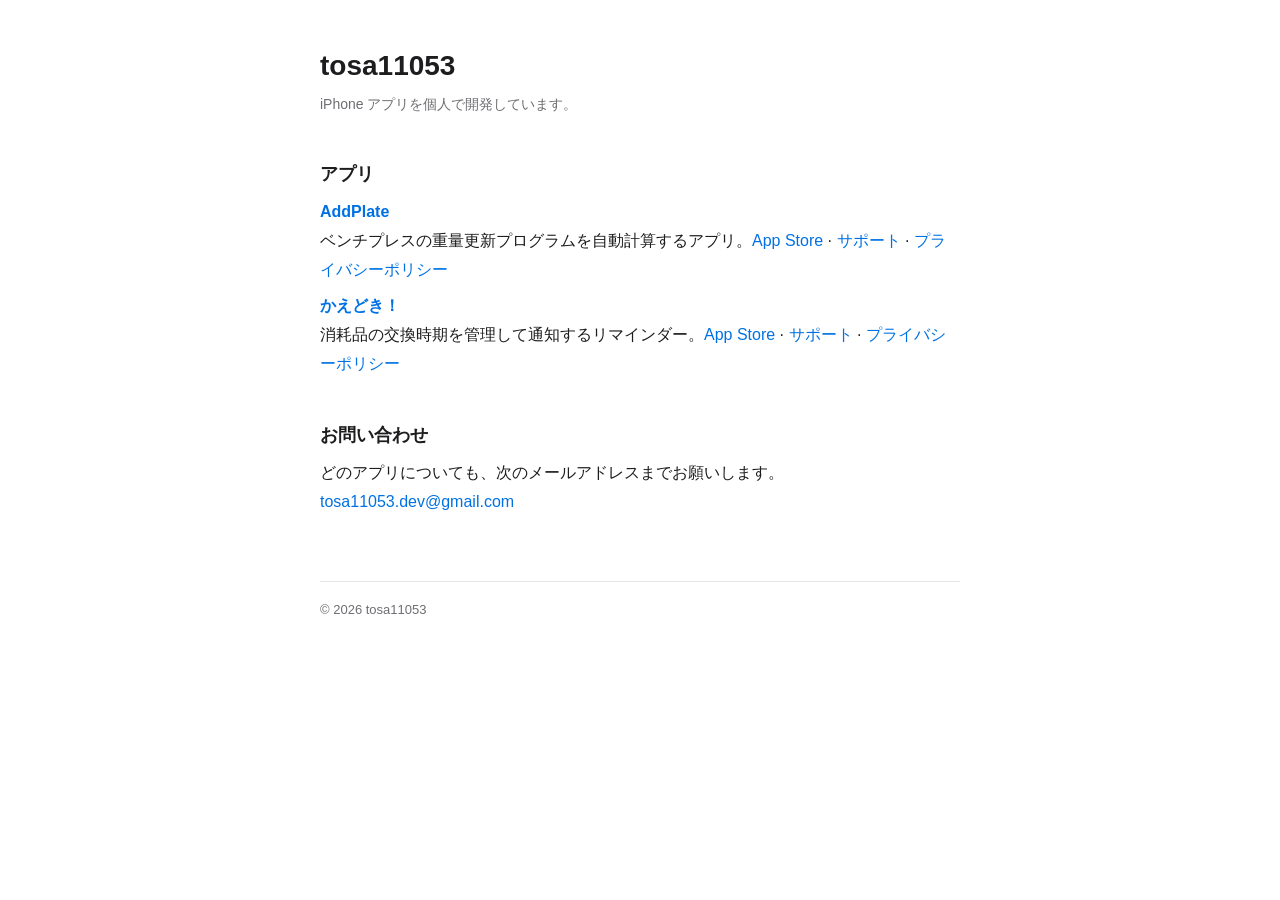
<file: index.html>
<!doctype html>
<html lang="ja">
<head>
<meta charset="utf-8">
<meta name="viewport" content="width=device-width, initial-scale=1">
<title>tosa11053</title>
<link rel="stylesheet" href="style.css">
</head>
<body>
<main>
<h1>tosa11053</h1>
<p class="meta">iPhone アプリを個人で開発しています。</p>

<h2>アプリ</h2>
<p><strong><a href="addplate/">AddPlate</a></strong><br>ベンチプレスの重量更新プログラムを自動計算するアプリ。<a href="https://apps.apple.com/jp/app/id6819340630">App Store</a> · <a href="addplate/">サポート</a> · <a href="addplate/privacy.html">プライバシーポリシー</a></p>
<p><strong><a href="kaedoki/">かえどき！</a></strong><br>消耗品の交換時期を管理して通知するリマインダー。<a href="https://apps.apple.com/jp/app/id6830133713">App Store</a> · <a href="kaedoki/">サポート</a> · <a href="kaedoki/privacy.html">プライバシーポリシー</a></p>

<h2>お問い合わせ</h2>
<p>どのアプリについても、次のメールアドレスまでお願いします。<br><a href="mailto:tosa11053.dev@gmail.com">tosa11053.dev@gmail.com</a></p>
<footer>© 2026 tosa11053</footer>
</main>
</body>
</html>
</file>
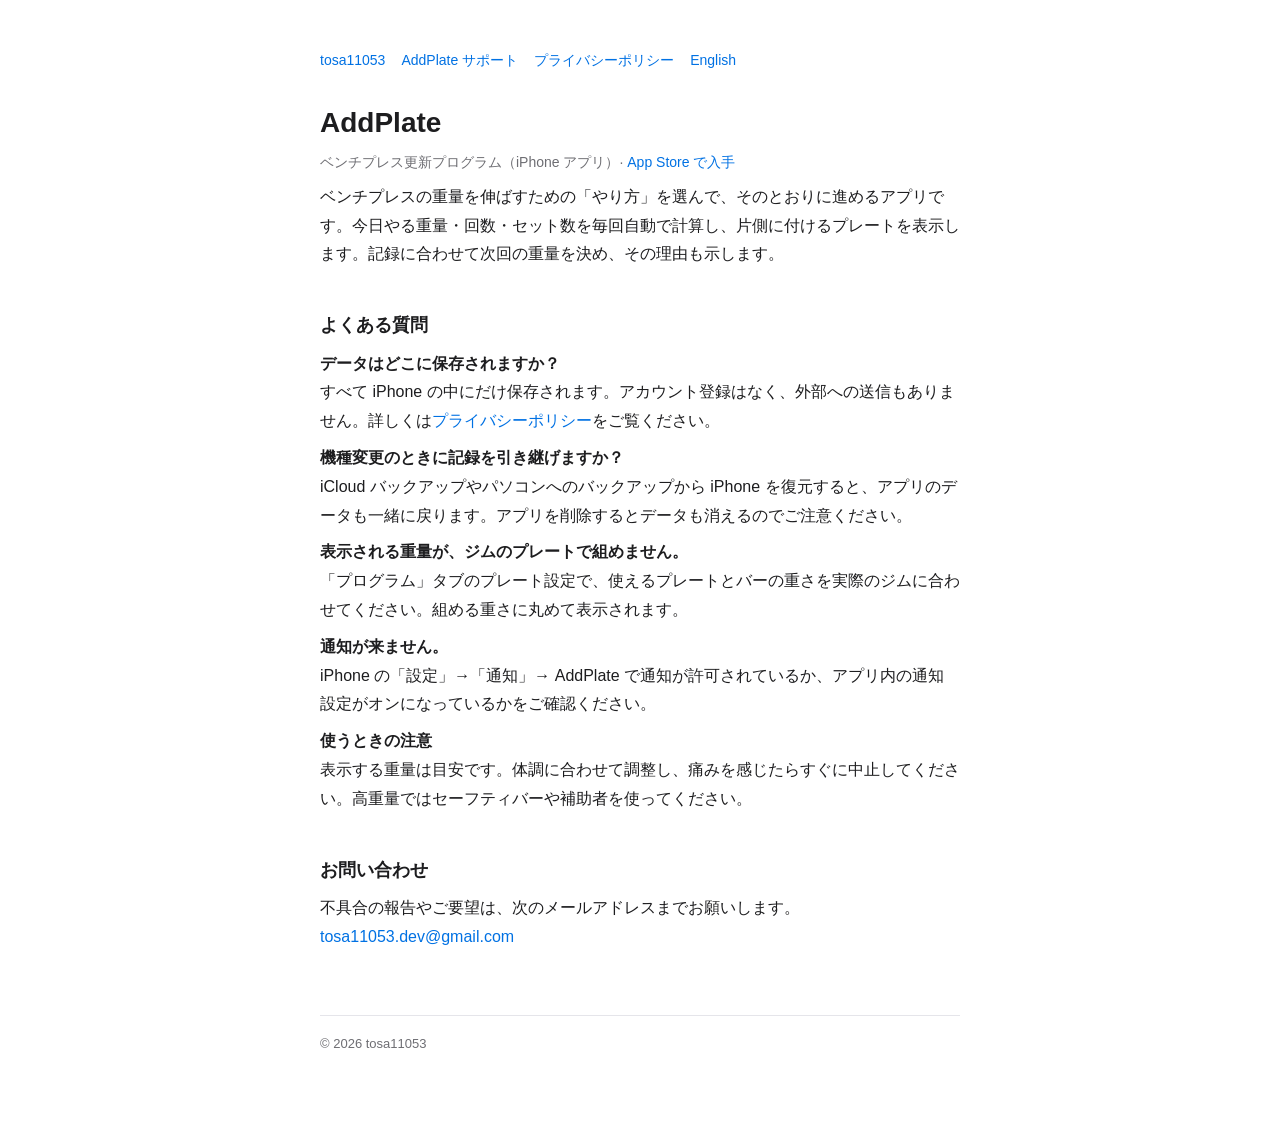
<file: addplate/index.html>
<!doctype html>
<html lang="ja">
<head>
<meta charset="utf-8">
<meta name="viewport" content="width=device-width, initial-scale=1">
<title>AddPlate サポート</title>
<link rel="stylesheet" href="../style.css">
</head>
<body>
<main>
<nav><a href="../">tosa11053</a><a href="./">AddPlate サポート</a><a href="privacy.html">プライバシーポリシー</a><a href="index-en.html">English</a></nav>
<h1>AddPlate</h1>
<p class="meta">ベンチプレス更新プログラム（iPhone アプリ）· <a href="https://apps.apple.com/jp/app/id6819340630">App Store で入手</a></p>
<p>ベンチプレスの重量を伸ばすための「やり方」を選んで、そのとおりに進めるアプリです。今日やる重量・回数・セット数を毎回自動で計算し、片側に付けるプレートを表示します。記録に合わせて次回の重量を決め、その理由も示します。</p>

<h2>よくある質問</h2>
<p><strong>データはどこに保存されますか？</strong><br>すべて iPhone の中にだけ保存されます。アカウント登録はなく、外部への送信もありません。詳しくは<a href="privacy.html">プライバシーポリシー</a>をご覧ください。</p>
<p><strong>機種変更のときに記録を引き継げますか？</strong><br>iCloud バックアップやパソコンへのバックアップから iPhone を復元すると、アプリのデータも一緒に戻ります。アプリを削除するとデータも消えるのでご注意ください。</p>
<p><strong>表示される重量が、ジムのプレートで組めません。</strong><br>「プログラム」タブのプレート設定で、使えるプレートとバーの重さを実際のジムに合わせてください。組める重さに丸めて表示されます。</p>
<p><strong>通知が来ません。</strong><br>iPhone の「設定」→「通知」→ AddPlate で通知が許可されているか、アプリ内の通知設定がオンになっているかをご確認ください。</p>
<p><strong>使うときの注意</strong><br>表示する重量は目安です。体調に合わせて調整し、痛みを感じたらすぐに中止してください。高重量ではセーフティバーや補助者を使ってください。</p>

<h2>お問い合わせ</h2>
<p>不具合の報告やご要望は、次のメールアドレスまでお願いします。<br><a href="mailto:tosa11053.dev@gmail.com">tosa11053.dev@gmail.com</a></p>
<footer>© 2026 tosa11053</footer>
</main>
</body>
</html>
</file>
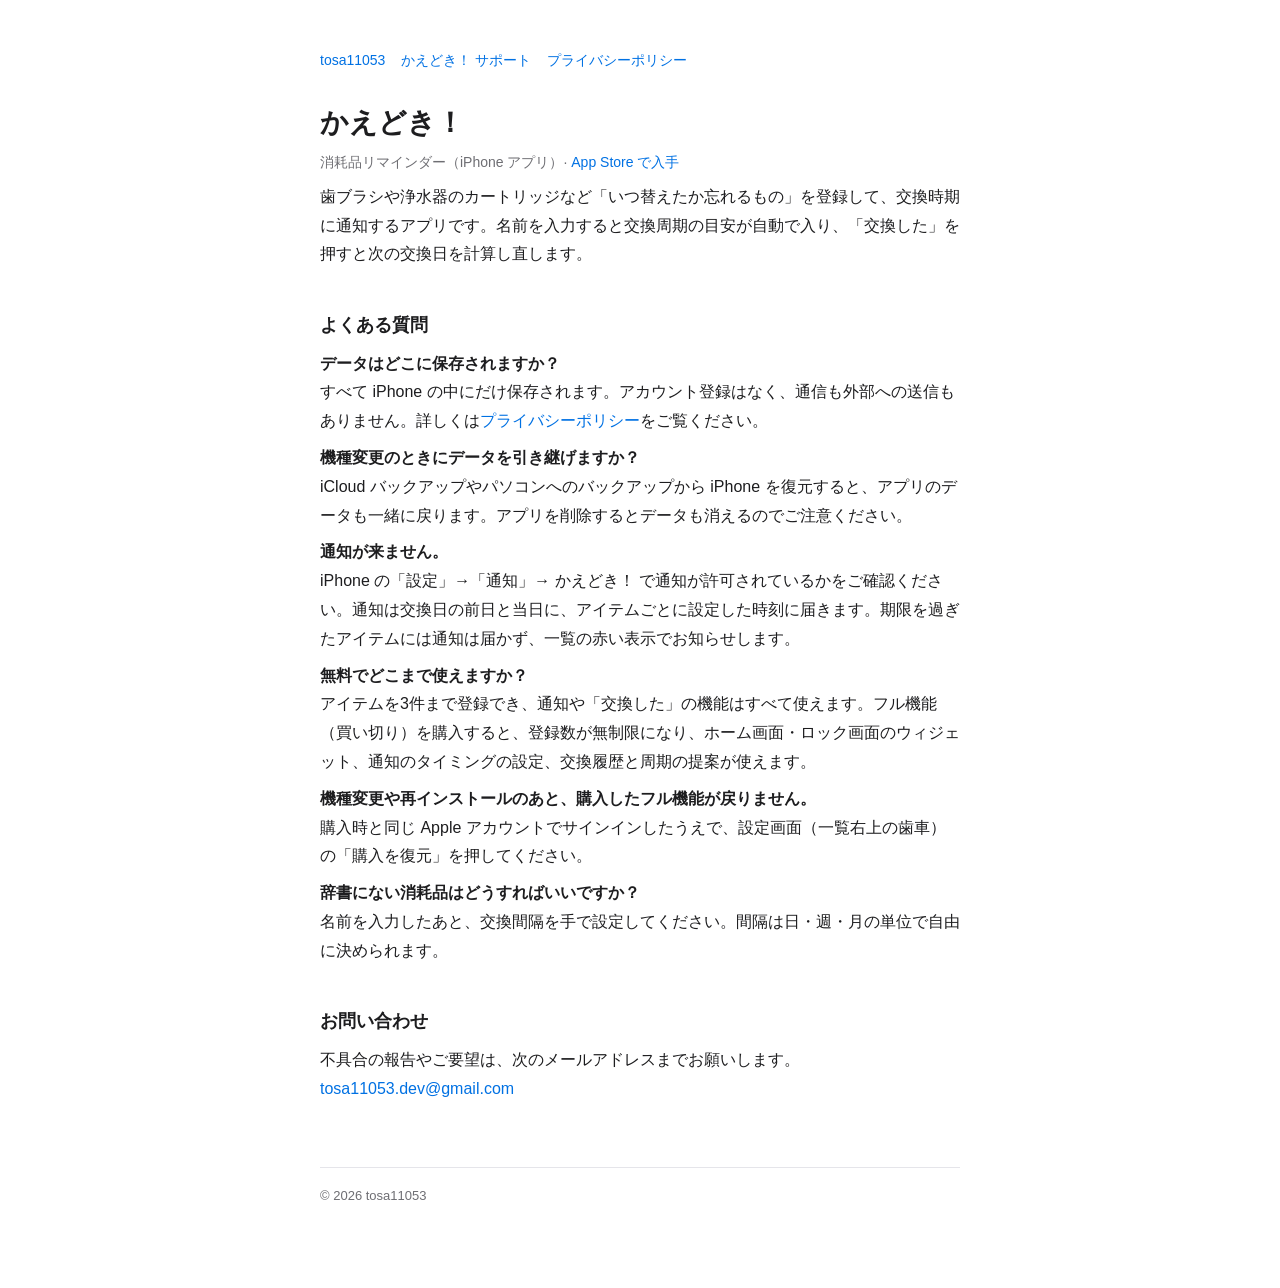
<file: kaedoki/index.html>
<!doctype html>
<html lang="ja">
<head>
<meta charset="utf-8">
<meta name="viewport" content="width=device-width, initial-scale=1">
<title>かえどき！ サポート</title>
<link rel="stylesheet" href="../style.css">
</head>
<body>
<main>
<nav><a href="../">tosa11053</a><a href="./">かえどき！ サポート</a><a href="privacy.html">プライバシーポリシー</a></nav>
<h1>かえどき！</h1>
<p class="meta">消耗品リマインダー（iPhone アプリ）· <a href="https://apps.apple.com/jp/app/id6830133713">App Store で入手</a></p>
<p>歯ブラシや浄水器のカートリッジなど「いつ替えたか忘れるもの」を登録して、交換時期に通知するアプリです。名前を入力すると交換周期の目安が自動で入り、「交換した」を押すと次の交換日を計算し直します。</p>

<h2>よくある質問</h2>
<p><strong>データはどこに保存されますか？</strong><br>すべて iPhone の中にだけ保存されます。アカウント登録はなく、通信も外部への送信もありません。詳しくは<a href="privacy.html">プライバシーポリシー</a>をご覧ください。</p>
<p><strong>機種変更のときにデータを引き継げますか？</strong><br>iCloud バックアップやパソコンへのバックアップから iPhone を復元すると、アプリのデータも一緒に戻ります。アプリを削除するとデータも消えるのでご注意ください。</p>
<p><strong>通知が来ません。</strong><br>iPhone の「設定」→「通知」→ かえどき！ で通知が許可されているかをご確認ください。通知は交換日の前日と当日に、アイテムごとに設定した時刻に届きます。期限を過ぎたアイテムには通知は届かず、一覧の赤い表示でお知らせします。</p>
<p><strong>無料でどこまで使えますか？</strong><br>アイテムを3件まで登録でき、通知や「交換した」の機能はすべて使えます。フル機能（買い切り）を購入すると、登録数が無制限になり、ホーム画面・ロック画面のウィジェット、通知のタイミングの設定、交換履歴と周期の提案が使えます。</p>
<p><strong>機種変更や再インストールのあと、購入したフル機能が戻りません。</strong><br>購入時と同じ Apple アカウントでサインインしたうえで、設定画面（一覧右上の歯車）の「購入を復元」を押してください。</p>
<p><strong>辞書にない消耗品はどうすればいいですか？</strong><br>名前を入力したあと、交換間隔を手で設定してください。間隔は日・週・月の単位で自由に決められます。</p>

<h2>お問い合わせ</h2>
<p>不具合の報告やご要望は、次のメールアドレスまでお願いします。<br><a href="mailto:tosa11053.dev@gmail.com">tosa11053.dev@gmail.com</a></p>
<footer>© 2026 tosa11053</footer>
</main>
</body>
</html>
</file>
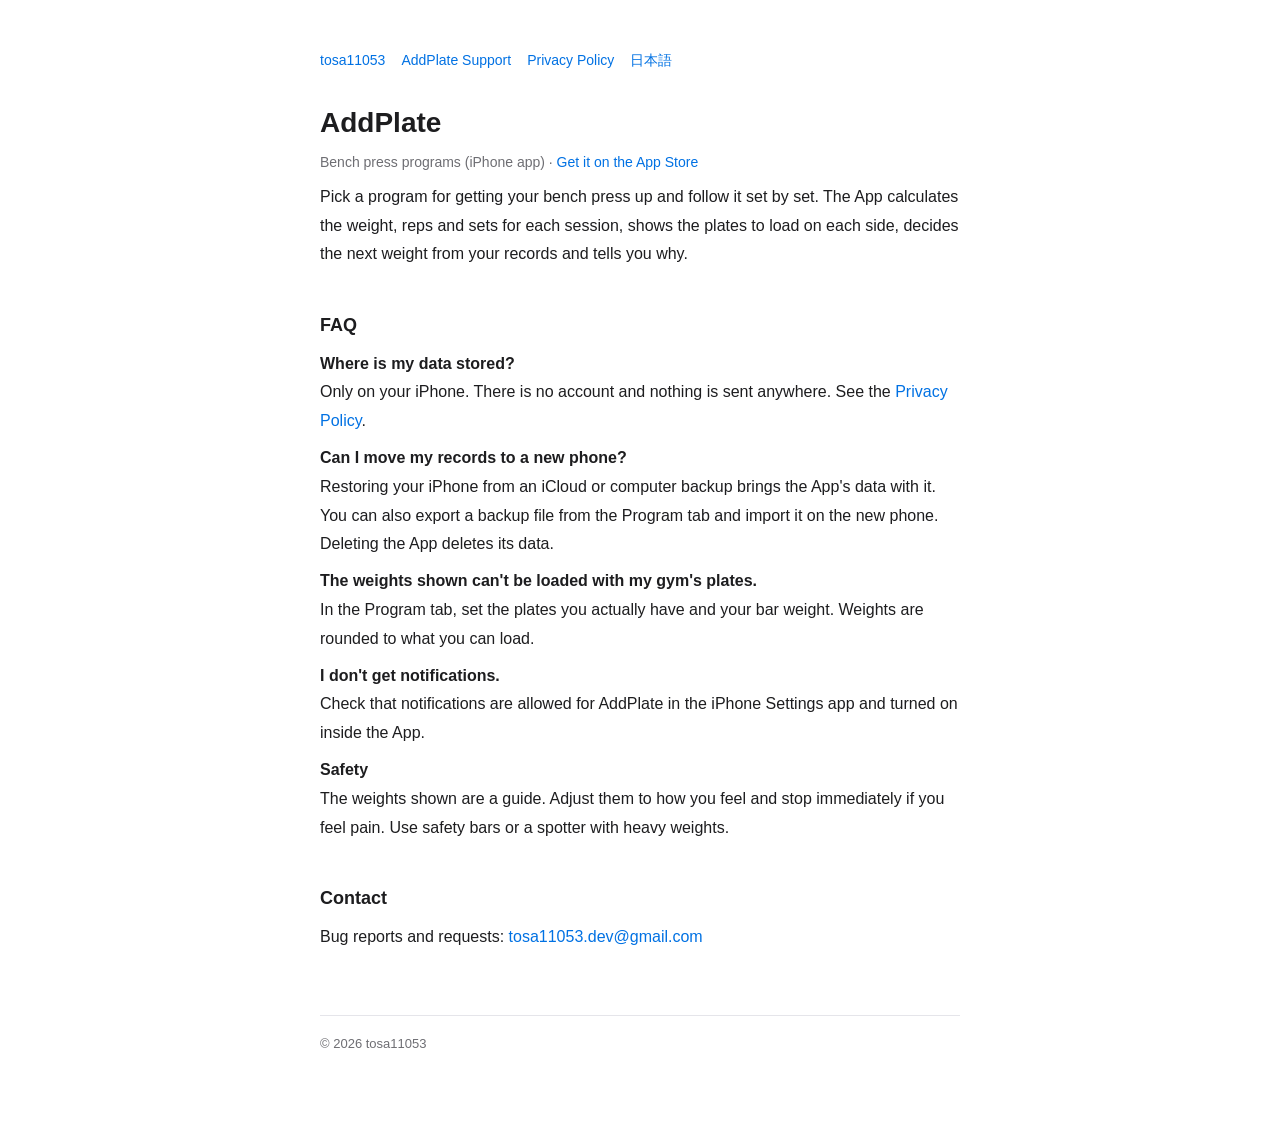
<file: addplate/index-en.html>
<!doctype html>
<html lang="en">
<head>
<meta charset="utf-8">
<meta name="viewport" content="width=device-width, initial-scale=1">
<title>AddPlate Support</title>
<link rel="stylesheet" href="../style.css">
</head>
<body>
<main>
<nav><a href="../">tosa11053</a><a href="index-en.html">AddPlate Support</a><a href="privacy-en.html">Privacy Policy</a><a href="./">日本語</a></nav>
<h1>AddPlate</h1>
<p class="meta">Bench press programs (iPhone app) · <a href="https://apps.apple.com/jp/app/id6819340630">Get it on the App Store</a></p>
<p>Pick a program for getting your bench press up and follow it set by set. The App calculates the weight, reps and sets for each session, shows the plates to load on each side, decides the next weight from your records and tells you why.</p>
<h2>FAQ</h2>
<p><strong>Where is my data stored?</strong><br>Only on your iPhone. There is no account and nothing is sent anywhere. See the <a href="privacy-en.html">Privacy Policy</a>.</p>
<p><strong>Can I move my records to a new phone?</strong><br>Restoring your iPhone from an iCloud or computer backup brings the App's data with it. You can also export a backup file from the Program tab and import it on the new phone. Deleting the App deletes its data.</p>
<p><strong>The weights shown can't be loaded with my gym's plates.</strong><br>In the Program tab, set the plates you actually have and your bar weight. Weights are rounded to what you can load.</p>
<p><strong>I don't get notifications.</strong><br>Check that notifications are allowed for AddPlate in the iPhone Settings app and turned on inside the App.</p>
<p><strong>Safety</strong><br>The weights shown are a guide. Adjust them to how you feel and stop immediately if you feel pain. Use safety bars or a spotter with heavy weights.</p>
<h2>Contact</h2>
<p>Bug reports and requests: <a href="mailto:tosa11053.dev@gmail.com">tosa11053.dev@gmail.com</a></p>
<footer>© 2026 tosa11053</footer>
</main>
</body>
</html>
</file>
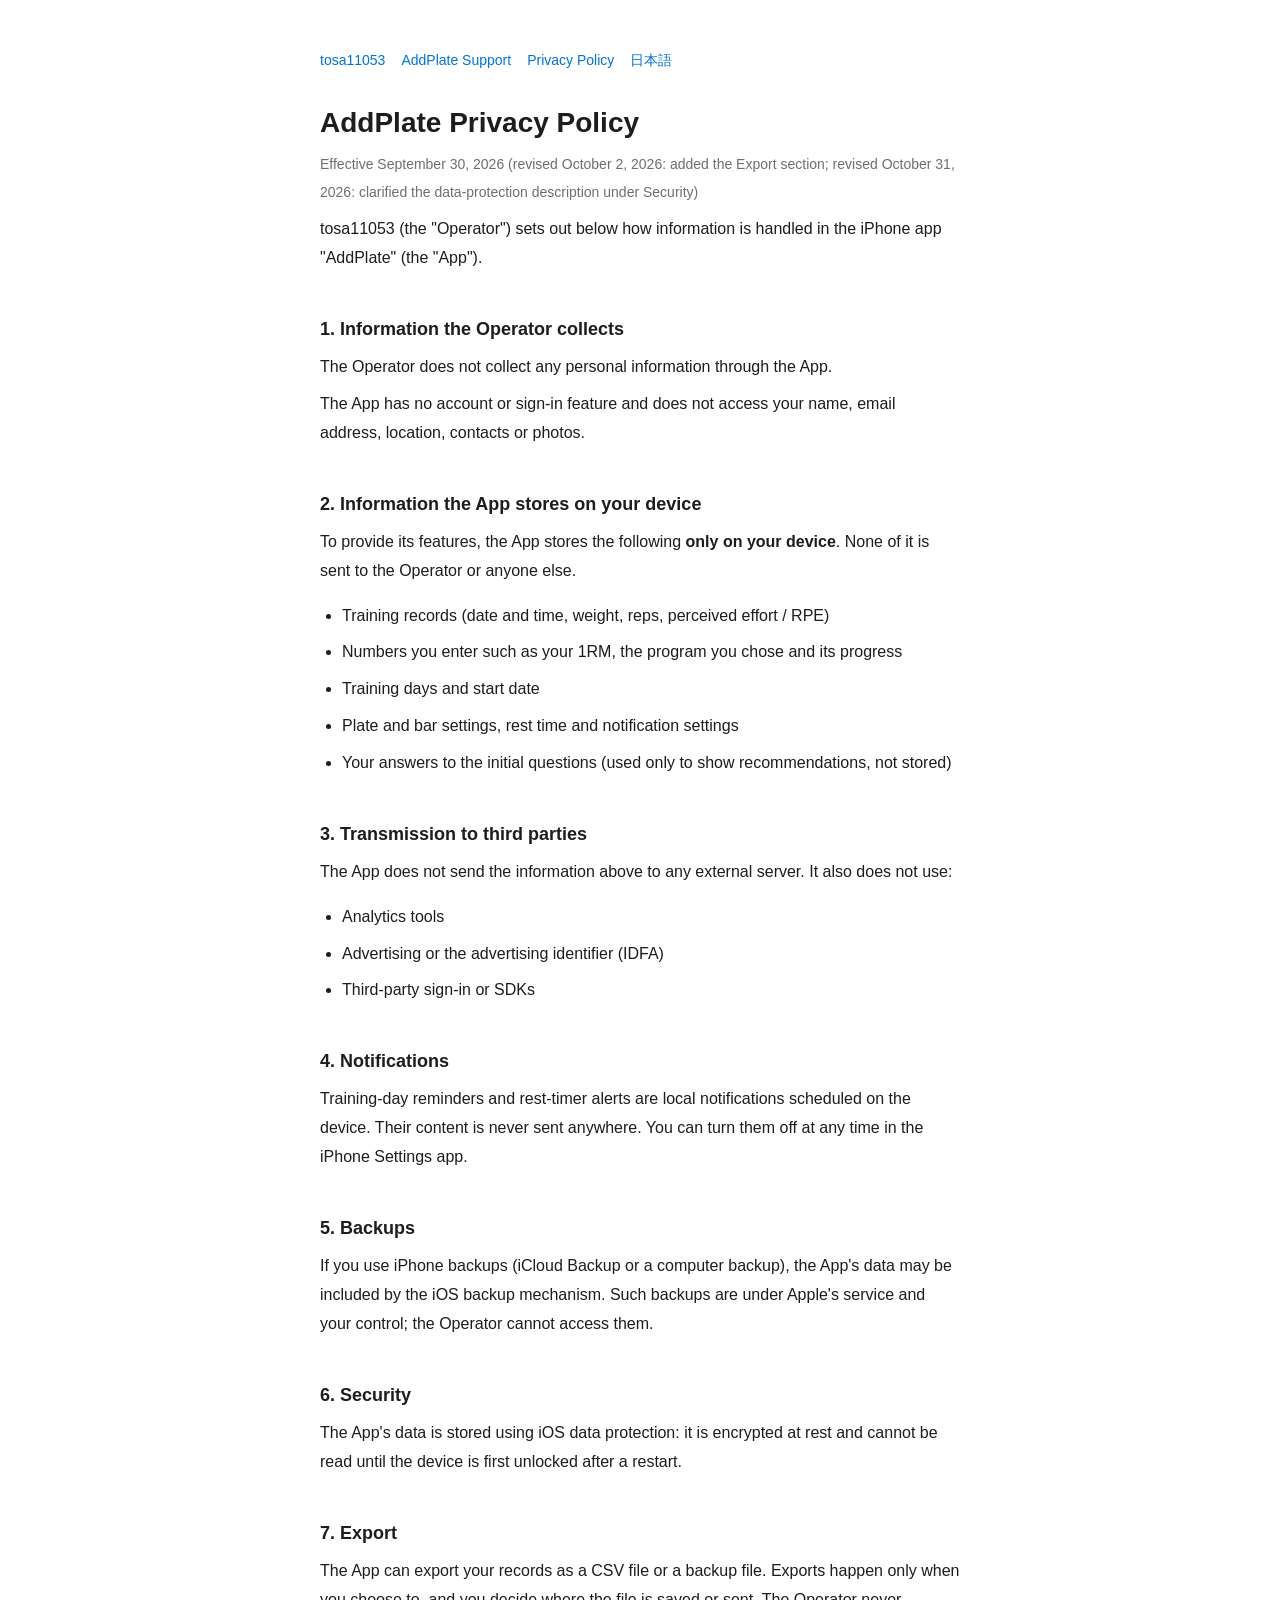
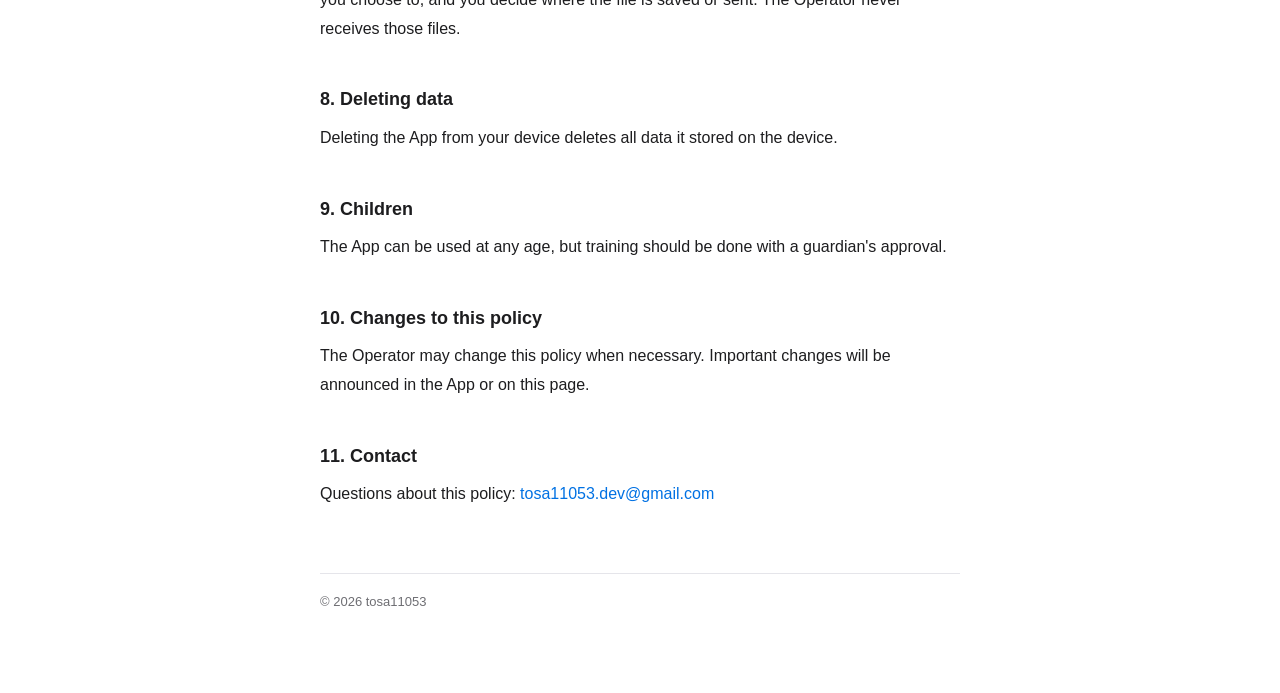
<file: addplate/privacy-en.html>
<!doctype html>
<html lang="en">
<head>
<meta charset="utf-8">
<meta name="viewport" content="width=device-width, initial-scale=1">
<title>Privacy Policy - AddPlate</title>
<link rel="stylesheet" href="../style.css">
</head>
<body>
<main>
<nav><a href="../">tosa11053</a><a href="index-en.html">AddPlate Support</a><a href="privacy-en.html">Privacy Policy</a><a href="privacy.html">日本語</a></nav>
<h1>AddPlate Privacy Policy</h1>
<p><span class="meta">Effective September 30, 2026 (revised October 2, 2026: added the Export section; revised October 31, 2026: clarified the data-protection description under Security)</span></p>
<p>tosa11053 (the "Operator") sets out below how information is handled in the iPhone app "AddPlate" (the "App").</p>
<h2>1. Information the Operator collects</h2>
<p>The Operator does not collect any personal information through the App.</p>
<p>The App has no account or sign-in feature and does not access your name, email address, location, contacts or photos.</p>
<h2>2. Information the App stores on your device</h2>
<p>To provide its features, the App stores the following <strong>only on your device</strong>. None of it is sent to the Operator or anyone else.</p>
<ul>
<li>Training records (date and time, weight, reps, perceived effort / RPE)</li>
<li>Numbers you enter such as your 1RM, the program you chose and its progress</li>
<li>Training days and start date</li>
<li>Plate and bar settings, rest time and notification settings</li>
<li>Your answers to the initial questions (used only to show recommendations, not stored)</li>
</ul>
<h2>3. Transmission to third parties</h2>
<p>The App does not send the information above to any external server. It also does not use:</p>
<ul>
<li>Analytics tools</li>
<li>Advertising or the advertising identifier (IDFA)</li>
<li>Third-party sign-in or SDKs</li>
</ul>
<h2>4. Notifications</h2>
<p>Training-day reminders and rest-timer alerts are local notifications scheduled on the device. Their content is never sent anywhere. You can turn them off at any time in the iPhone Settings app.</p>
<h2>5. Backups</h2>
<p>If you use iPhone backups (iCloud Backup or a computer backup), the App's data may be included by the iOS backup mechanism. Such backups are under Apple's service and your control; the Operator cannot access them.</p>
<h2>6. Security</h2>
<p>The App's data is stored using iOS data protection: it is encrypted at rest and cannot be read until the device is first unlocked after a restart.</p>
<h2>7. Export</h2>
<p>The App can export your records as a CSV file or a backup file. Exports happen only when you choose to, and you decide where the file is saved or sent. The Operator never receives those files.</p>
<h2>8. Deleting data</h2>
<p>Deleting the App from your device deletes all data it stored on the device.</p>
<h2>9. Children</h2>
<p>The App can be used at any age, but training should be done with a guardian's approval.</p>
<h2>10. Changes to this policy</h2>
<p>The Operator may change this policy when necessary. Important changes will be announced in the App or on this page.</p>
<h2>11. Contact</h2>
<p>Questions about this policy: <a href="mailto:tosa11053.dev@gmail.com">tosa11053.dev@gmail.com</a></p>
<footer>© 2026 tosa11053</footer>
</main>
</body>
</html>
</file>
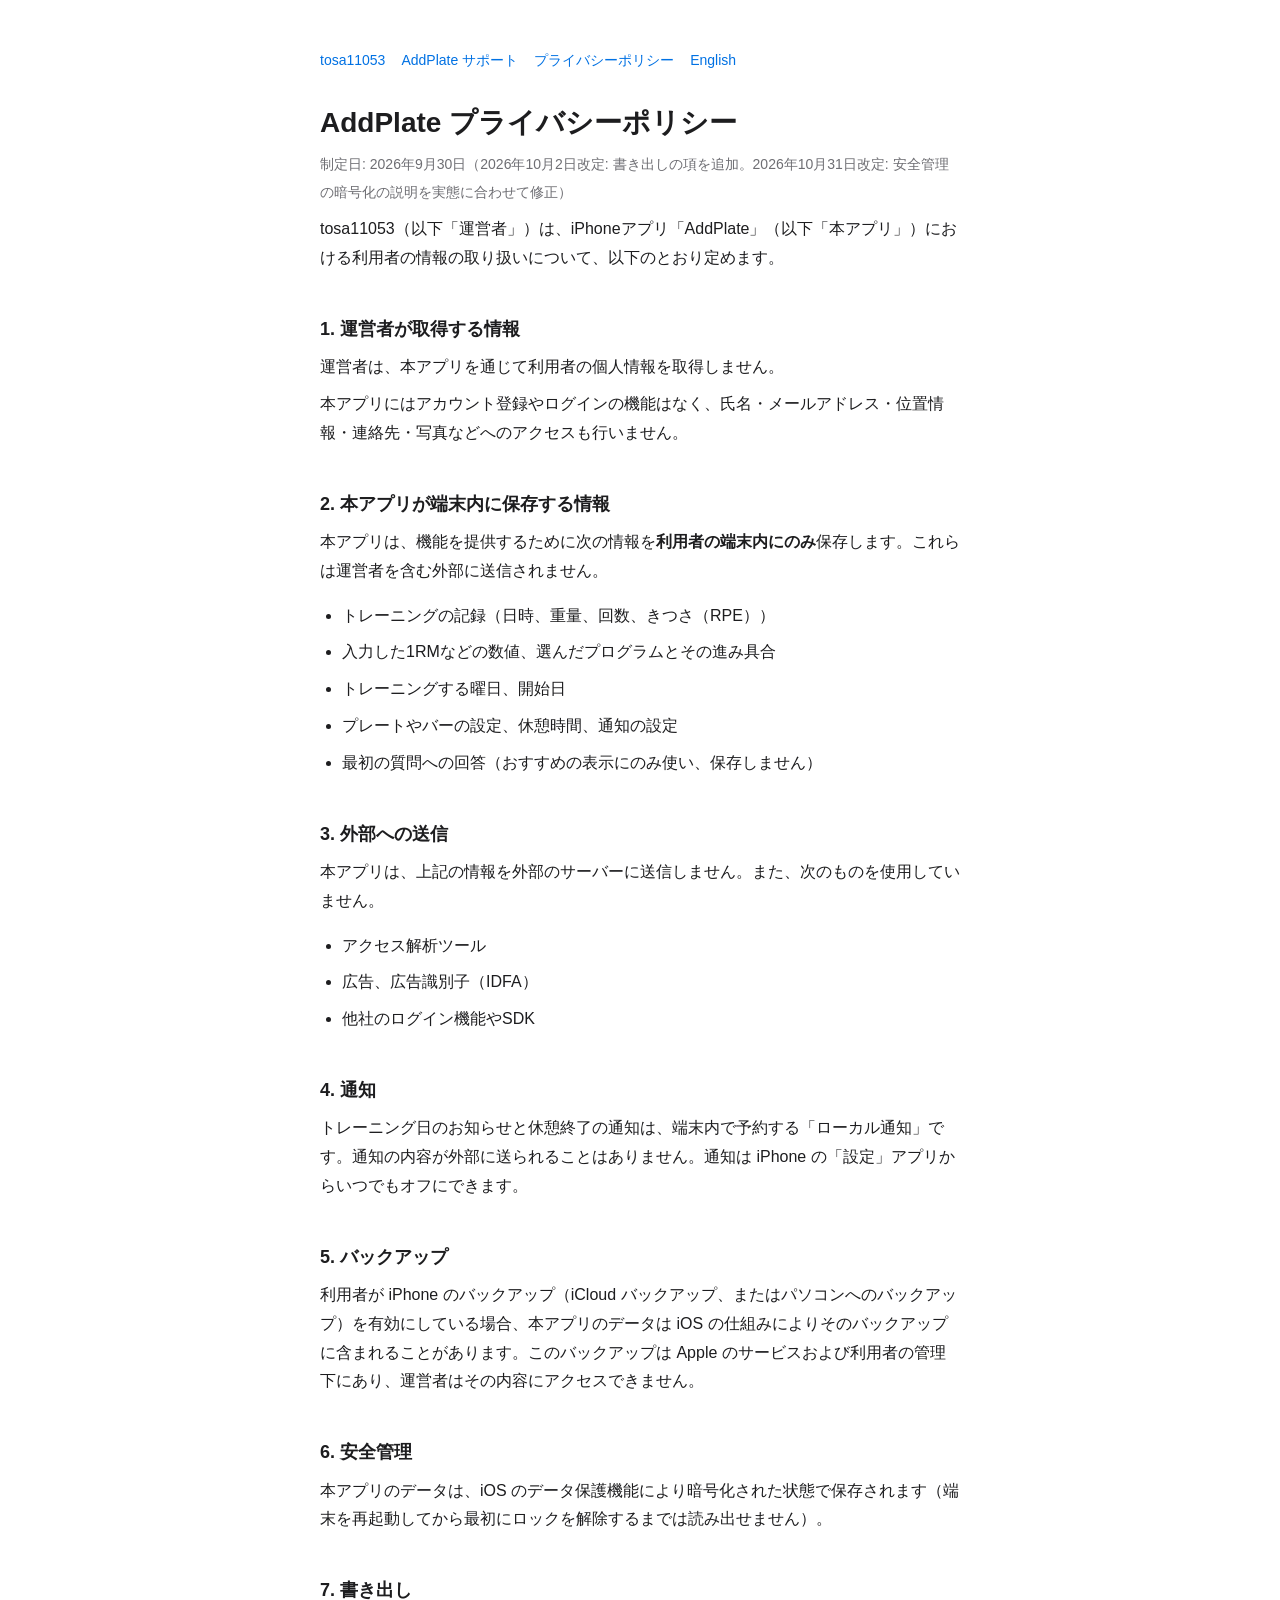
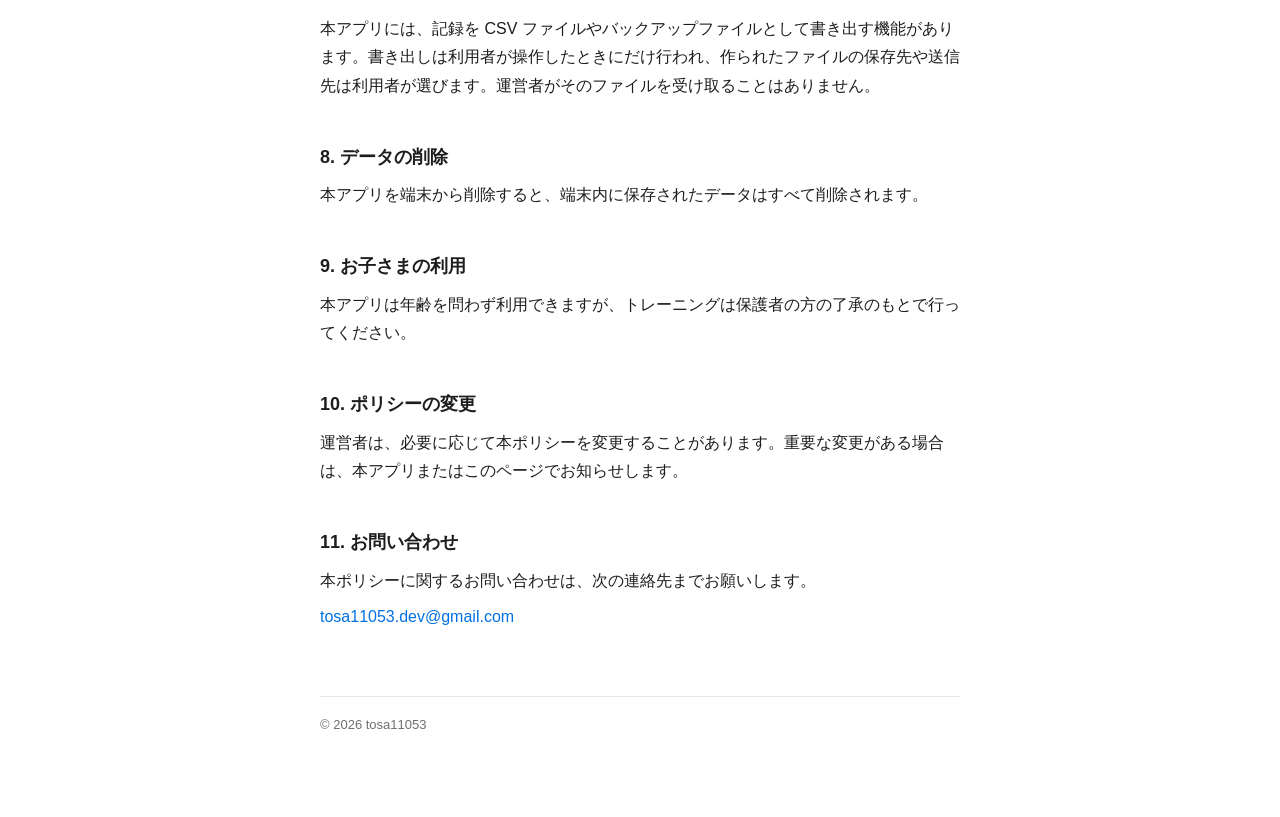
<file: addplate/privacy.html>
<!doctype html>
<html lang="ja">
<head>
<meta charset="utf-8">
<meta name="viewport" content="width=device-width, initial-scale=1">
<title>プライバシーポリシー - AddPlate</title>
<link rel="stylesheet" href="../style.css">
</head>
<body>
<main>
<nav><a href="../">tosa11053</a><a href="./">AddPlate サポート</a><a href="privacy.html">プライバシーポリシー</a><a href="privacy-en.html">English</a></nav>
<h1>AddPlate プライバシーポリシー</h1>
<p><span class="meta">制定日: 2026年9月30日（2026年10月2日改定: 書き出しの項を追加。2026年10月31日改定: 安全管理の暗号化の説明を実態に合わせて修正）</span></p>
<p>tosa11053（以下「運営者」）は、iPhoneアプリ「AddPlate」（以下「本アプリ」）における利用者の情報の取り扱いについて、以下のとおり定めます。</p>
<h2>1. 運営者が取得する情報</h2>
<p>運営者は、本アプリを通じて利用者の個人情報を取得しません。</p>
<p>本アプリにはアカウント登録やログインの機能はなく、氏名・メールアドレス・位置情報・連絡先・写真などへのアクセスも行いません。</p>
<h2>2. 本アプリが端末内に保存する情報</h2>
<p>本アプリは、機能を提供するために次の情報を<strong>利用者の端末内にのみ</strong>保存します。これらは運営者を含む外部に送信されません。</p>
<ul>
<li>トレーニングの記録（日時、重量、回数、きつさ（RPE））</li>
<li>入力した1RMなどの数値、選んだプログラムとその進み具合</li>
<li>トレーニングする曜日、開始日</li>
<li>プレートやバーの設定、休憩時間、通知の設定</li>
<li>最初の質問への回答（おすすめの表示にのみ使い、保存しません）</li>
</ul>
<h2>3. 外部への送信</h2>
<p>本アプリは、上記の情報を外部のサーバーに送信しません。また、次のものを使用していません。</p>
<ul>
<li>アクセス解析ツール</li>
<li>広告、広告識別子（IDFA）</li>
<li>他社のログイン機能やSDK</li>
</ul>
<h2>4. 通知</h2>
<p>トレーニング日のお知らせと休憩終了の通知は、端末内で予約する「ローカル通知」です。通知の内容が外部に送られることはありません。通知は iPhone の「設定」アプリからいつでもオフにできます。</p>
<h2>5. バックアップ</h2>
<p>利用者が iPhone のバックアップ（iCloud バックアップ、またはパソコンへのバックアップ）を有効にしている場合、本アプリのデータは iOS の仕組みによりそのバックアップに含まれることがあります。このバックアップは Apple のサービスおよび利用者の管理下にあり、運営者はその内容にアクセスできません。</p>
<h2>6. 安全管理</h2>
<p>本アプリのデータは、iOS のデータ保護機能により暗号化された状態で保存されます（端末を再起動してから最初にロックを解除するまでは読み出せません）。</p>
<h2>7. 書き出し</h2>
<p>本アプリには、記録を CSV ファイルやバックアップファイルとして書き出す機能があります。書き出しは利用者が操作したときにだけ行われ、作られたファイルの保存先や送信先は利用者が選びます。運営者がそのファイルを受け取ることはありません。</p>
<h2>8. データの削除</h2>
<p>本アプリを端末から削除すると、端末内に保存されたデータはすべて削除されます。</p>
<h2>9. お子さまの利用</h2>
<p>本アプリは年齢を問わず利用できますが、トレーニングは保護者の方の了承のもとで行ってください。</p>
<h2>10. ポリシーの変更</h2>
<p>運営者は、必要に応じて本ポリシーを変更することがあります。重要な変更がある場合は、本アプリまたはこのページでお知らせします。</p>
<h2>11. お問い合わせ</h2>
<p>本ポリシーに関するお問い合わせは、次の連絡先までお願いします。</p>
<p><a href="mailto:tosa11053.dev@gmail.com">tosa11053.dev@gmail.com</a></p>
<footer>© 2026 tosa11053</footer>
</main>
</body>
</html>
</file>
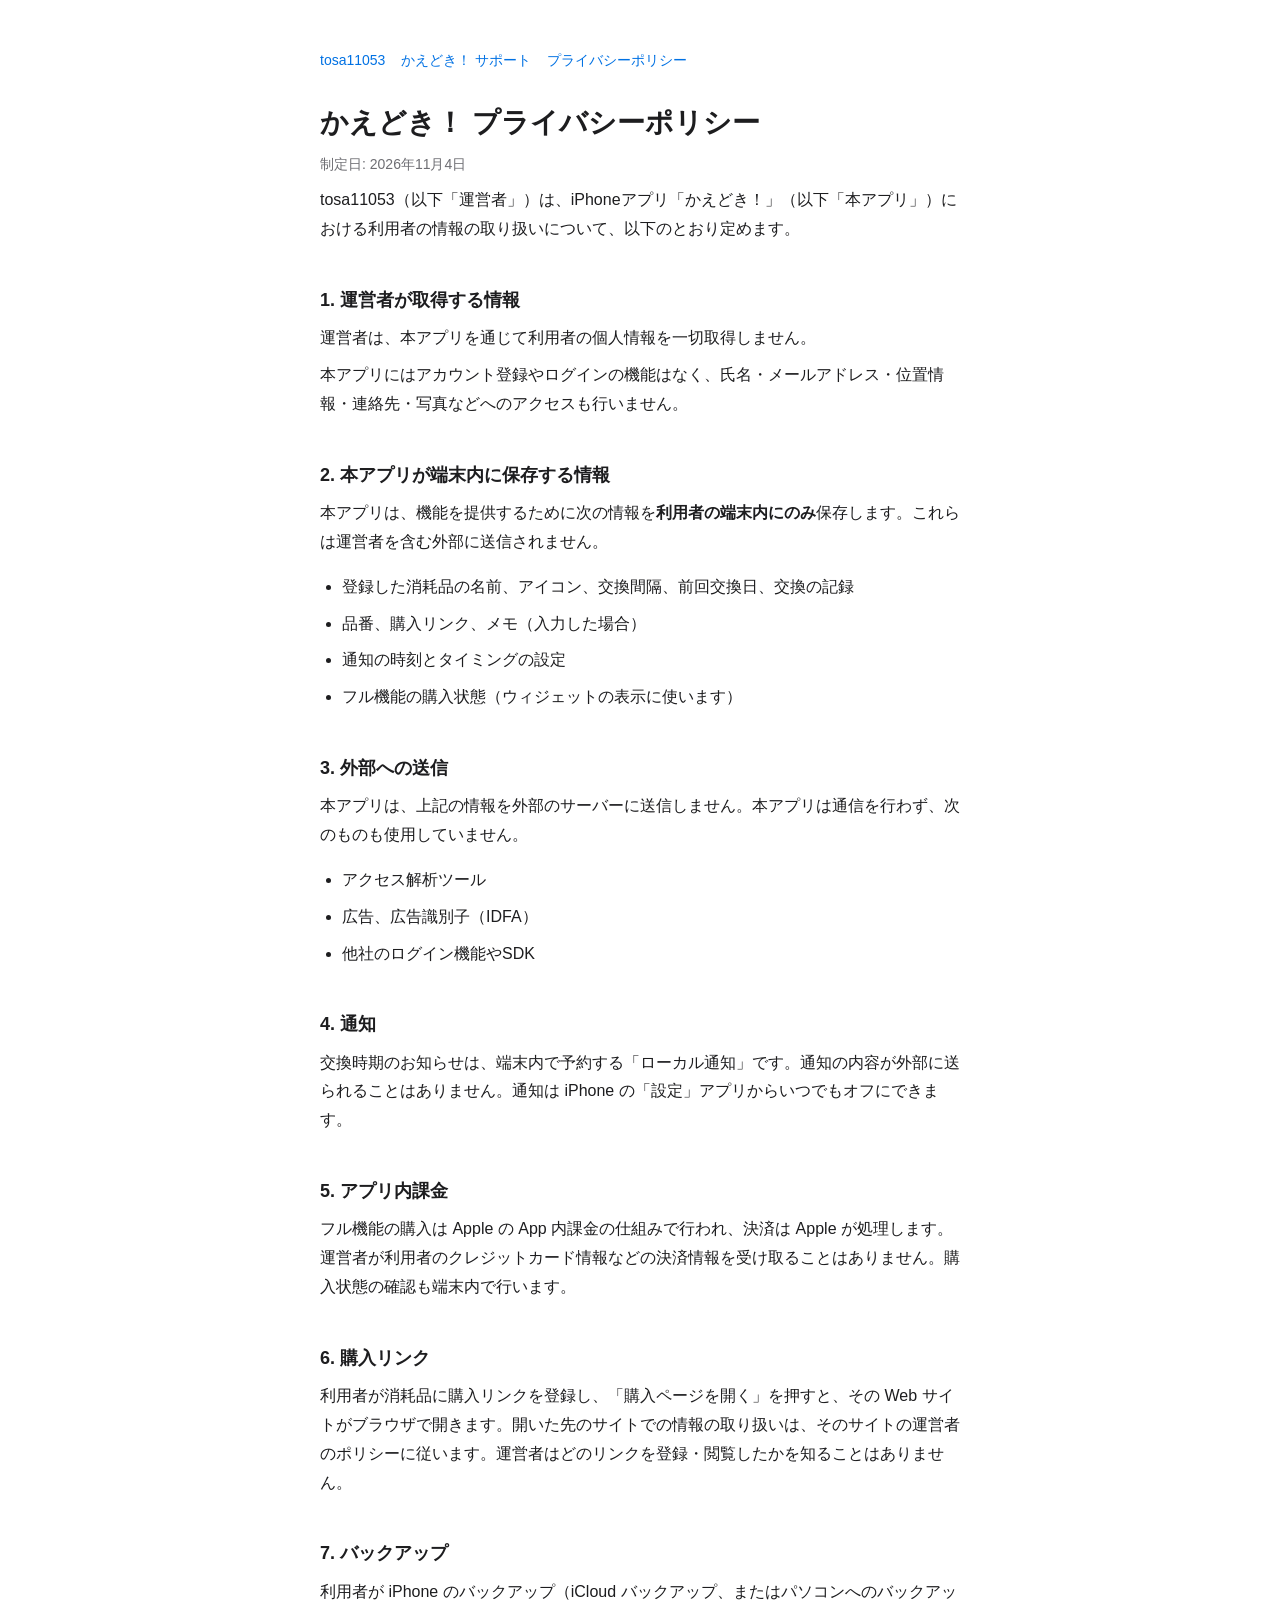
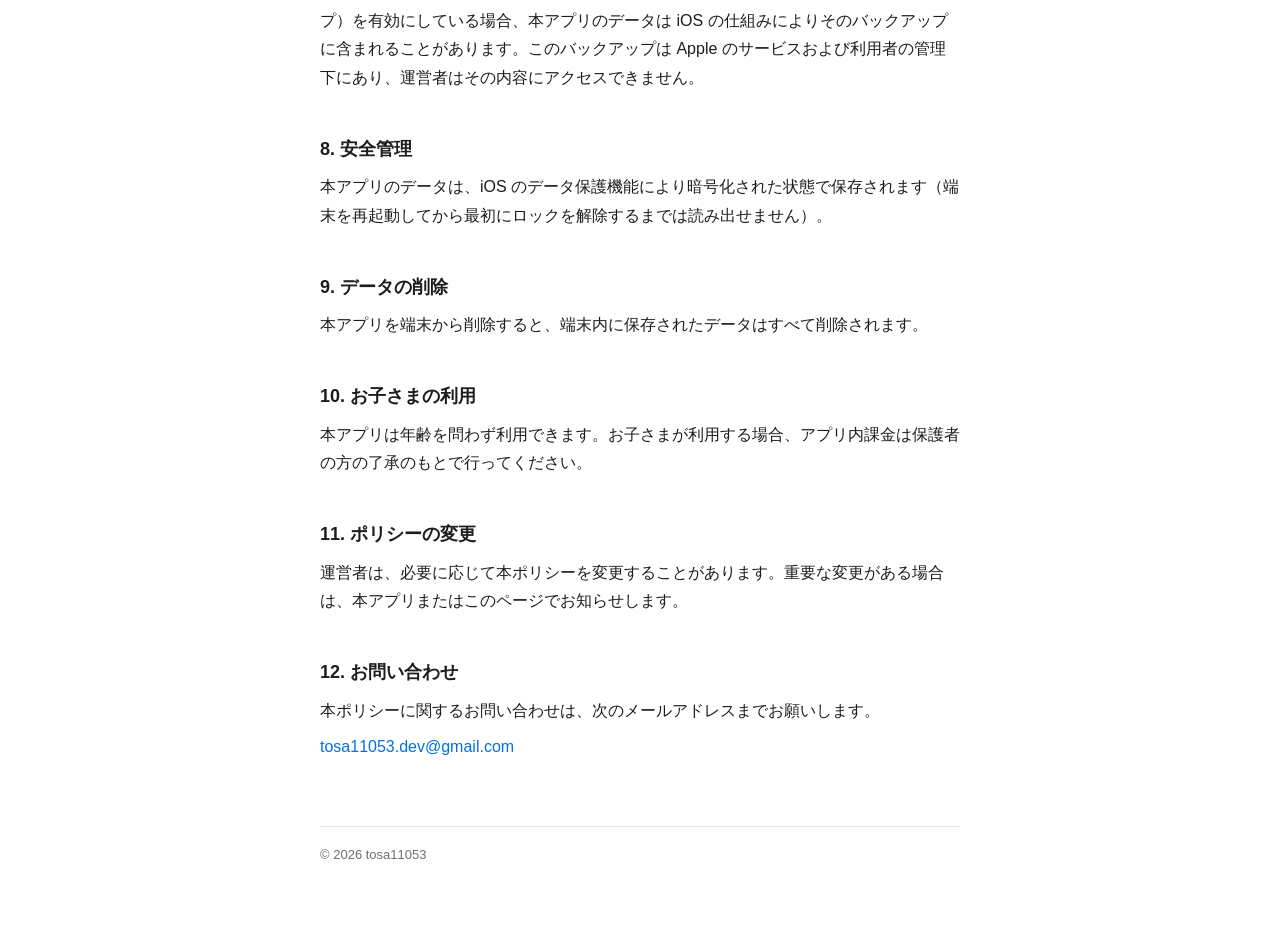
<file: kaedoki/privacy.html>
<!doctype html>
<html lang="ja">
<head>
<meta charset="utf-8">
<meta name="viewport" content="width=device-width, initial-scale=1">
<title>プライバシーポリシー - かえどき！</title>
<link rel="stylesheet" href="../style.css">
</head>
<body>
<main>
<nav><a href="../">tosa11053</a><a href="./">かえどき！ サポート</a><a href="privacy.html">プライバシーポリシー</a></nav>
<h1>かえどき！ プライバシーポリシー</h1>
<p><span class="meta">制定日: 2026年11月4日</span></p>
<p>tosa11053（以下「運営者」）は、iPhoneアプリ「かえどき！」（以下「本アプリ」）における利用者の情報の取り扱いについて、以下のとおり定めます。</p>
<h2>1. 運営者が取得する情報</h2>
<p>運営者は、本アプリを通じて利用者の個人情報を一切取得しません。</p>
<p>本アプリにはアカウント登録やログインの機能はなく、氏名・メールアドレス・位置情報・連絡先・写真などへのアクセスも行いません。</p>
<h2>2. 本アプリが端末内に保存する情報</h2>
<p>本アプリは、機能を提供するために次の情報を<strong>利用者の端末内にのみ</strong>保存します。これらは運営者を含む外部に送信されません。</p>
<ul>
<li>登録した消耗品の名前、アイコン、交換間隔、前回交換日、交換の記録</li>
<li>品番、購入リンク、メモ（入力した場合）</li>
<li>通知の時刻とタイミングの設定</li>
<li>フル機能の購入状態（ウィジェットの表示に使います）</li>
</ul>
<h2>3. 外部への送信</h2>
<p>本アプリは、上記の情報を外部のサーバーに送信しません。本アプリは通信を行わず、次のものも使用していません。</p>
<ul>
<li>アクセス解析ツール</li>
<li>広告、広告識別子（IDFA）</li>
<li>他社のログイン機能やSDK</li>
</ul>
<h2>4. 通知</h2>
<p>交換時期のお知らせは、端末内で予約する「ローカル通知」です。通知の内容が外部に送られることはありません。通知は iPhone の「設定」アプリからいつでもオフにできます。</p>
<h2>5. アプリ内課金</h2>
<p>フル機能の購入は Apple の App 内課金の仕組みで行われ、決済は Apple が処理します。運営者が利用者のクレジットカード情報などの決済情報を受け取ることはありません。購入状態の確認も端末内で行います。</p>
<h2>6. 購入リンク</h2>
<p>利用者が消耗品に購入リンクを登録し、「購入ページを開く」を押すと、その Web サイトがブラウザで開きます。開いた先のサイトでの情報の取り扱いは、そのサイトの運営者のポリシーに従います。運営者はどのリンクを登録・閲覧したかを知ることはありません。</p>
<h2>7. バックアップ</h2>
<p>利用者が iPhone のバックアップ（iCloud バックアップ、またはパソコンへのバックアップ）を有効にしている場合、本アプリのデータは iOS の仕組みによりそのバックアップに含まれることがあります。このバックアップは Apple のサービスおよび利用者の管理下にあり、運営者はその内容にアクセスできません。</p>
<h2>8. 安全管理</h2>
<p>本アプリのデータは、iOS のデータ保護機能により暗号化された状態で保存されます（端末を再起動してから最初にロックを解除するまでは読み出せません）。</p>
<h2>9. データの削除</h2>
<p>本アプリを端末から削除すると、端末内に保存されたデータはすべて削除されます。</p>
<h2>10. お子さまの利用</h2>
<p>本アプリは年齢を問わず利用できます。お子さまが利用する場合、アプリ内課金は保護者の方の了承のもとで行ってください。</p>
<h2>11. ポリシーの変更</h2>
<p>運営者は、必要に応じて本ポリシーを変更することがあります。重要な変更がある場合は、本アプリまたはこのページでお知らせします。</p>
<h2>12. お問い合わせ</h2>
<p>本ポリシーに関するお問い合わせは、次のメールアドレスまでお願いします。</p>
<p><a href="mailto:tosa11053.dev@gmail.com">tosa11053.dev@gmail.com</a></p>
<footer>© 2026 tosa11053</footer>
</main>
</body>
</html>
</file>
<file: style.css>
:root { --bg: #fff; --fg: #1d1d1f; --muted: #6e6e73; --accent: #0071e3; --line: #e5e5ea; }
@media (prefers-color-scheme: dark) { :root { --bg: #000; --fg: #f5f5f7; --muted: #a1a1a6; --line: #2c2c2e; } }
* { box-sizing: border-box; }
body { margin: 0; background: var(--bg); color: var(--fg); font: 16px/1.8 -apple-system, BlinkMacSystemFont, "Hiragino Sans", "Helvetica Neue", sans-serif; }
main { max-width: 680px; margin: 0 auto; padding: 48px 20px 80px; }
h1 { font-size: 28px; line-height: 1.3; margin: 0 0 8px; }
h2 { font-size: 18px; margin: 40px 0 8px; }
p, li { margin: 8px 0; }
ul { padding-left: 22px; }
a { color: var(--accent); text-decoration: none; }
a:hover { text-decoration: underline; }
.meta { color: var(--muted); font-size: 14px; }
nav { font-size: 14px; margin-bottom: 32px; }
nav a + a { margin-left: 16px; }
footer { margin-top: 64px; padding-top: 16px; border-top: 1px solid var(--line); color: var(--muted); font-size: 13px; }
</file>
